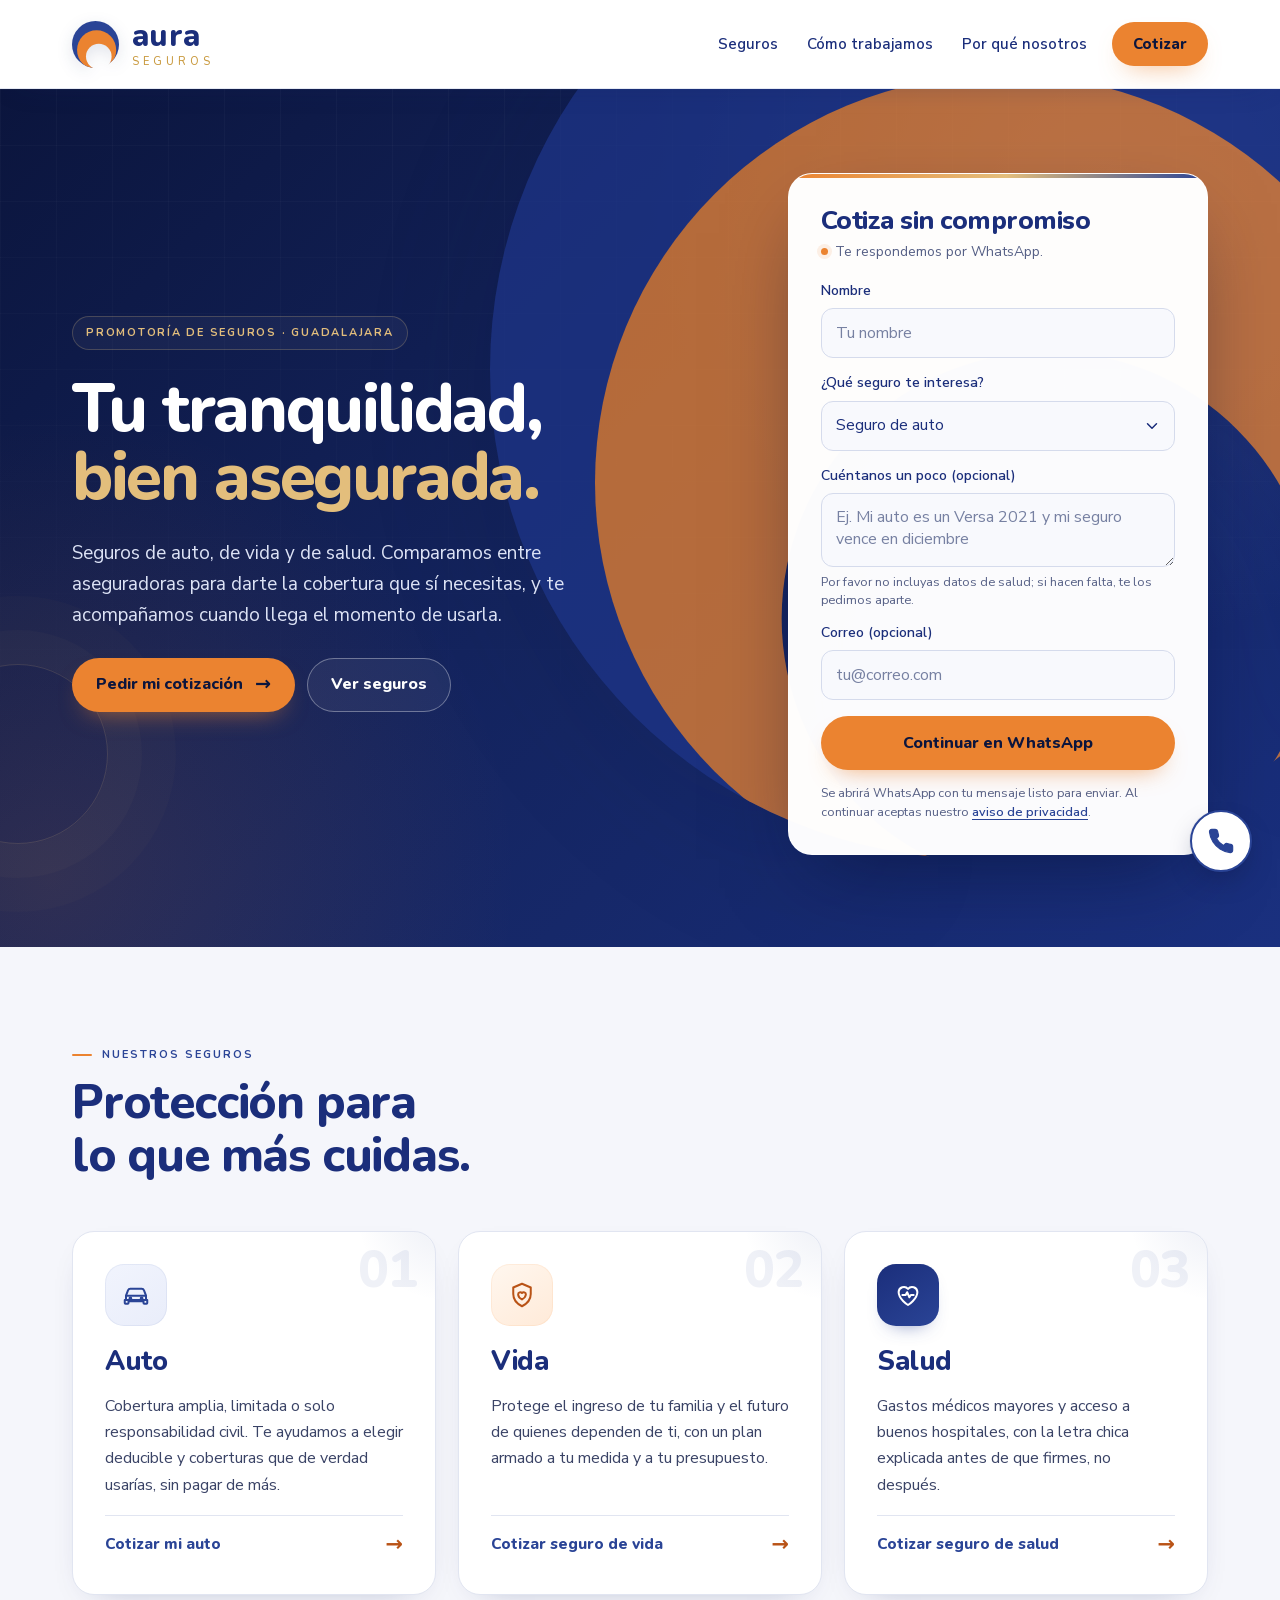
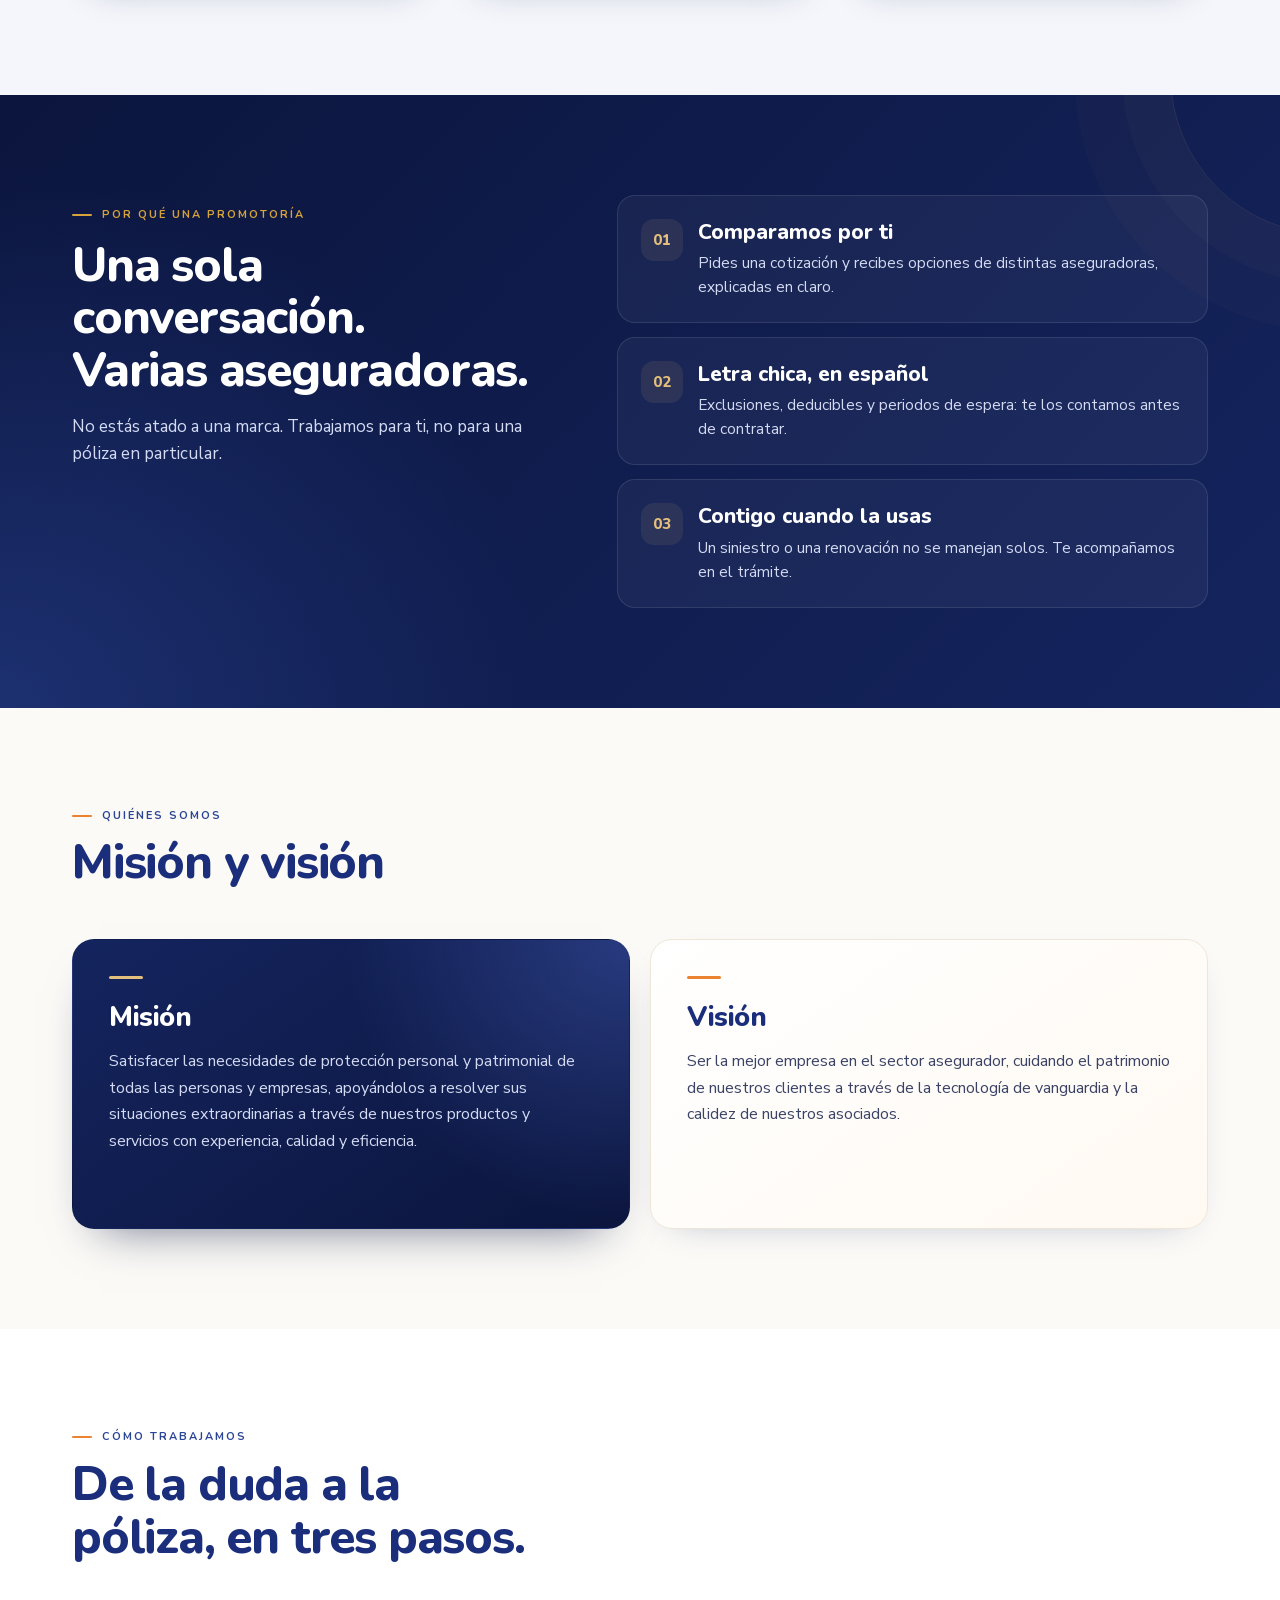
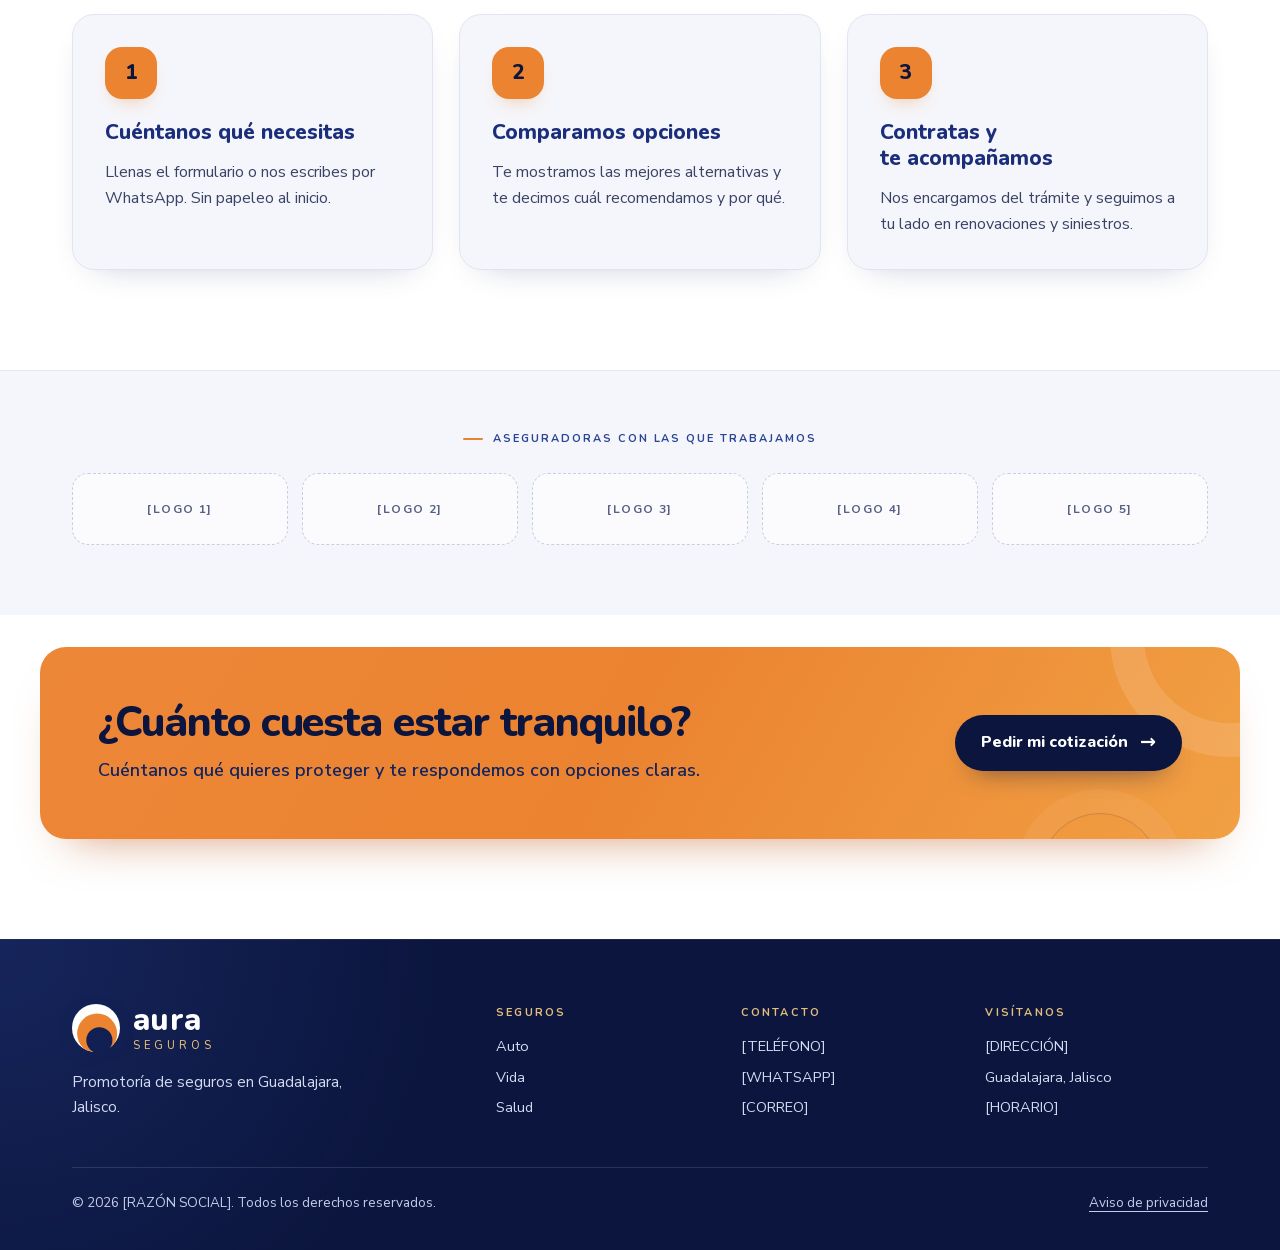
<file: index.html>
<!doctype html>
<html lang="es">
<head>
<meta charset="utf-8">
<meta name="viewport" content="width=device-width, initial-scale=1">
<title>aura seguros · Promotoría de seguros en Guadalajara</title>
<meta name="description" content="Seguros de auto, de vida y de salud en Guadalajara. Comparamos entre aseguradoras para darte la cobertura que sí necesitas y te acompañamos cuando la usas.">
<!-- PRE-LAUNCH: remove this noindex when the placeholders are replaced (see README). -->
<meta name="robots" content="noindex">
<meta name="theme-color" content="#14245e">
<link rel="canonical" href="https://gpoaura.com/">
<meta property="og:type" content="website">
<meta property="og:locale" content="es_MX">
<meta property="og:site_name" content="aura seguros">
<meta property="og:title" content="aura seguros · Promotoría de seguros en Guadalajara">
<meta property="og:description" content="Seguros de auto, de vida y de salud. Comparamos entre aseguradoras y te acompañamos cuando la usas.">
<meta property="og:url" content="https://gpoaura.com/">
<meta property="og:image" content="https://gpoaura.com/img/og.png">
<meta property="og:image:type" content="image/png">
<meta property="og:image:width" content="1200">
<meta property="og:image:height" content="630">
<meta property="og:image:alt" content="aura SEGUROS · Promotoría de seguros · Guadalajara">
<meta name="twitter:card" content="summary_large_image">
<link rel="icon" href="favicon.svg" type="image/svg+xml">
<link rel="icon" href="favicon.ico" sizes="48x48">
<link rel="apple-touch-icon" href="apple-touch-icon.png">
<link rel="stylesheet" href="css/fonts.css">
<link rel="stylesheet" href="css/style.css">
<script src="js/main.js" defer></script>
</head>
<body>
<svg width="0" height="0" style="position:absolute" aria-hidden="true" focusable="false">
  <defs>
    <mask id="aura-cut" maskUnits="userSpaceOnUse" x="-10" y="-10" width="356" height="366">
      <rect x="-10" y="-10" width="356" height="366" fill="#fff"/>
      <circle cx="191.5" cy="253.5" r="91.5" fill="#000"/>
    </mask>
    <clipPath id="aura-disc"><circle cx="168" cy="168" r="168"/></clipPath>
    <symbol id="aura-mark" viewBox="0 0 336 336">
      <g mask="url(#aura-cut)">
        <circle cx="168" cy="168" r="168" fill="var(--mark-outer, #2a4496)"/>
        <g clip-path="url(#aura-disc)"><circle cx="176" cy="207" r="140" fill="#eb8330"/></g>
      </g>
    </symbol>
  </defs>
</svg>

<a class="skip" href="#contenido">Saltar al contenido</a>

<header class="site-header">
  <div class="wrap">
    <a class="brand" href="#inicio" aria-label="aura seguros, inicio">
      <svg class="brand__mark" aria-hidden="true"><use href="#aura-mark"/></svg>
      <span class="brand__name"><span class="brand__aura">aura</span><span class="brand__seguros">SEGUROS</span></span>
    </a>
    <nav class="nav" aria-label="Principal">
      <button class="nav__toggle" type="button" aria-label="Abrir menú" aria-expanded="false" aria-controls="nav-list">
        <span class="nav__toggle-icon" aria-hidden="true"><span></span><span></span></span>
      </button>
      <ul class="nav__list" id="nav-list">
        <li><a href="#seguros">Seguros</a></li>
        <li><a href="#como">Cómo trabajamos</a></li>
        <li><a href="#nosotros">Por qué nosotros</a></li>
        <li><a class="btn btn--primary btn--sm" href="#contacto">Cotizar</a></li>
      </ul>
    </nav>
  </div>
</header>

<main id="contenido">
<section class="hero" id="inicio">
  <svg class="hero__bg" aria-hidden="true" style="--mark-outer:#1d3487"><use href="#aura-mark"/></svg>
  <div class="wrap">
    <div class="hero__copy">
      <p class="eyebrow">Promotoría de seguros · Guadalajara</p>
      <h1>Tu tranquilidad, <span class="hero__title-accent">bien asegurada.</span></h1>
      <p class="hero__lead">Seguros de auto, de vida y de salud. Comparamos entre aseguradoras para darte la cobertura que sí necesitas, y te acompañamos cuando llega el momento de usarla.</p>
      <div class="hero__actions">
        <a class="btn btn--primary" href="#contacto">Pedir mi cotización <span aria-hidden="true">→</span></a>
        <a class="btn btn--ghost" href="#seguros">Ver seguros</a>
      </div>
    </div>

    <!-- PRE-LAUNCH: data-wa is a placeholder, same as the wa.me links (country code + number, digits only). -->
    <form class="form" id="contacto" method="post" data-wa="WA_NUMBER" novalidate>
      <div class="form__head">
        <h2>Cotiza sin compromiso</h2>
        <p class="form__sub">Te respondemos por WhatsApp.</p>
      </div>
      <p class="form__msg form__msg--ok" id="enviado" role="status">Abrimos WhatsApp con tu mensaje. Solo presiona enviar.</p>
      <p class="form__msg form__msg--err" id="error" role="alert">No pudimos abrir WhatsApp. Revisa tus datos o escríbenos desde el botón de WhatsApp.</p>
      <div class="field">
        <label for="f-nombre">Nombre</label>
        <input id="f-nombre" name="nombre" type="text" placeholder="Tu nombre" autocomplete="name" required minlength="2" maxlength="80">
      </div>
      <div class="field">
        <label for="f-seguro">¿Qué seguro te interesa?</label>
        <select id="f-seguro" name="seguro">
          <option value="auto">Seguro de auto</option>
          <option value="vida">Seguro de vida</option>
          <option value="salud">Seguro de salud</option>
          <option value="no-se">No lo sé aún</option>
        </select>
      </div>
      <div class="field">
        <label for="f-detalles">Cuéntanos un poco (opcional)</label>
        <textarea id="f-detalles" name="detalles" rows="2" maxlength="300" placeholder="Ej. Mi auto es un Versa 2021 y mi seguro vence en diciembre"></textarea>
        <span class="field__hint">Por favor no incluyas datos de salud; si hacen falta, te los pedimos aparte.</span>
      </div>
      <div class="field">
        <label for="f-correo">Correo (opcional)</label>
        <input id="f-correo" name="correo" type="email" placeholder="tu@correo.com" autocomplete="email" maxlength="120">
      </div>
      <div class="hp" aria-hidden="true">
        <label for="f-sitio">No llenar este campo</label>
        <input id="f-sitio" name="sitio" type="text" tabindex="-1" autocomplete="off">
      </div>
      <button class="btn btn--primary btn--block" type="submit">Continuar en WhatsApp</button>
      <p class="form__note">Se abrirá WhatsApp con tu mensaje listo para enviar. Al continuar aceptas nuestro <a href="aviso-de-privacidad.html">aviso de privacidad</a>.</p>
      <noscript><p class="form__note">Este formulario necesita JavaScript. Puedes escribirnos directo desde el botón de WhatsApp.</p></noscript>
    </form>
  </div>
</section>

<section class="section section--soft" id="seguros">
  <div class="wrap">
    <div class="section__head">
      <p class="eyebrow eyebrow--blue">Nuestros seguros</p>
      <h2>Protección para lo que más cuidas.</h2>
    </div>
    <div class="cards cards--services">
      <article class="card card--service">
        <div class="card__top">
          <div class="card__icon"><svg aria-hidden="true" viewBox="0 0 24 24" width="30" height="30" fill="none" stroke="currentColor" stroke-width="1.6" stroke-linecap="round" stroke-linejoin="round"><path d="M4 16v-3.5l1.6-4.2A2 2 0 0 1 7.5 7h9a2 2 0 0 1 1.9 1.3L20 12.5V16"/><path d="M3 16h18v2.4a.6.6 0 0 1-.6.6H18.6a.6.6 0 0 1-.6-.6V17H6v1.4a.6.6 0 0 1-.6.6H3.6a.6.6 0 0 1-.6-.6z"/><path d="M4 12.5h16"/><circle cx="7.5" cy="14.6" r=".7"/><circle cx="16.5" cy="14.6" r=".7"/></svg></div>
          <h3>Auto</h3>
        </div>
        <p>Cobertura amplia, limitada o solo responsabilidad civil. Te ayudamos a elegir deducible y coberturas que de verdad usarías, sin pagar de más.</p>
        <a class="card__link" href="https://wa.me/WA_NUMBER?text=Hola%2C%20me%20gustar%C3%ADa%20cotizar%20un%20seguro%20de%20auto." target="_blank" rel="noopener">Cotizar mi auto <span aria-hidden="true">→</span><span class="sr-only"> (abre WhatsApp)</span></a>
      </article>
      <article class="card card--service">
        <div class="card__top">
          <div class="card__icon"><svg aria-hidden="true" viewBox="0 0 24 24" width="30" height="30" fill="none" stroke="currentColor" stroke-width="1.6" stroke-linecap="round" stroke-linejoin="round"><path d="M12 3l7 3v5.2c0 4.4-3 7.8-7 9.8-4-2-7-5.4-7-9.8V6l7-3z"/><path d="M12 15.6s-3.1-1.9-3.1-4.1a1.75 1.75 0 0 1 3.1-1.1 1.75 1.75 0 0 1 3.1 1.1c0 2.2-3.1 4.1-3.1 4.1z"/></svg></div>
          <h3>Vida</h3>
        </div>
        <p>Protege el ingreso de tu familia y el futuro de quienes dependen de ti, con un plan armado a tu medida y a tu presupuesto.</p>
        <a class="card__link" href="https://wa.me/WA_NUMBER?text=Hola%2C%20me%20gustar%C3%ADa%20cotizar%20un%20seguro%20de%20vida." target="_blank" rel="noopener">Cotizar seguro de vida <span aria-hidden="true">→</span><span class="sr-only"> (abre WhatsApp)</span></a>
      </article>
      <article class="card card--service">
        <div class="card__top">
          <div class="card__icon"><svg aria-hidden="true" viewBox="0 0 24 24" width="30" height="30" fill="none" stroke="currentColor" stroke-width="1.6" stroke-linecap="round" stroke-linejoin="round"><path d="M12 20s-7.5-4.6-7.5-10.4A4.2 4.2 0 0 1 12 7.2a4.2 4.2 0 0 1 7.5 2.4C19.5 15.4 12 20 12 20z"/><path d="M7.5 12h2.6l1.2-2.2 1.8 4 1.2-1.8h2.2"/></svg></div>
          <h3>Salud</h3>
        </div>
        <p>Gastos médicos mayores y acceso a buenos hospitales, con la letra chica explicada antes de que firmes, no después.</p>
        <a class="card__link" href="https://wa.me/WA_NUMBER?text=Hola%2C%20me%20gustar%C3%ADa%20cotizar%20un%20seguro%20de%20salud." target="_blank" rel="noopener">Cotizar seguro de salud <span aria-hidden="true">→</span><span class="sr-only"> (abre WhatsApp)</span></a>
      </article>
    </div>
  </div>
</section>

<section class="section section--navy" id="nosotros">
  <div class="wrap why">
    <div class="why__intro">
      <p class="eyebrow">Por qué una promotoría</p>
      <h2>Una sola conversación. Varias aseguradoras.</h2>
      <p>No estás atado a una marca. Trabajamos para ti, no para una póliza en particular.</p>
    </div>
    <ol class="why__list">
      <li class="why__item"><span class="why__num">01</span><div><h3>Comparamos por ti</h3><p>Pides una cotización y recibes opciones de distintas aseguradoras, explicadas en claro.</p></div></li>
      <li class="why__item"><span class="why__num">02</span><div><h3>Letra chica, en español</h3><p>Exclusiones, deducibles y periodos de espera: te los contamos antes de contratar.</p></div></li>
      <li class="why__item"><span class="why__num">03</span><div><h3>Contigo cuando la usas</h3><p>Un siniestro o una renovación no se manejan solos. Te acompañamos en el trámite.</p></div></li>
    </ol>
  </div>
</section>

<section class="section section--soft" id="mision">
  <div class="wrap">
    <div class="section__head">
      <p class="eyebrow eyebrow--blue">Quiénes somos</p>
      <h2>Misión y visión</h2>
    </div>
    <div class="cards cards--mission">
      <article class="card">
        <h3>Misión</h3>
        <p>Satisfacer las necesidades de protección personal y patrimonial de todas las personas y empresas, apoyándolos a resolver sus situaciones extraordinarias a través de nuestros productos y servicios con experiencia, calidad y eficiencia.</p>
      </article>
      <article class="card">
        <h3>Visión</h3>
        <p>Ser la mejor empresa en el sector asegurador, cuidando el patrimonio de nuestros clientes a través de la tecnología de vanguardia y la calidez de nuestros asociados.</p>
      </article>
    </div>
  </div>
</section>

<section class="section" id="como">
  <div class="wrap">
    <div class="section__head">
      <p class="eyebrow eyebrow--blue">Cómo trabajamos</p>
      <h2>De la duda a la póliza, en tres pasos.</h2>
    </div>
    <ol class="steps">
      <li class="step"><span class="step__num" aria-hidden="true">1</span><h3>Cuéntanos qué necesitas</h3><p>Llenas el formulario o nos escribes por WhatsApp. Sin papeleo al inicio.</p></li>
      <li class="step"><span class="step__num" aria-hidden="true">2</span><h3>Comparamos opciones</h3><p>Te mostramos las mejores alternativas y te decimos cuál recomendamos y por qué.</p></li>
      <li class="step"><span class="step__num" aria-hidden="true">3</span><h3>Contratas y te acompañamos</h3><p>Nos encargamos del trámite y seguimos a tu lado en renovaciones y siniestros.</p></li>
    </ol>
  </div>
</section>

<!-- PRE-LAUNCH: placeholder logos so the client can review the look. Replace with approved insurer logos or delete the section. -->
<section class="section section--soft insurers" aria-labelledby="aseguradoras">
  <div class="wrap">
    <h2 class="eyebrow eyebrow--blue" id="aseguradoras">Aseguradoras con las que trabajamos</h2>
    <div class="logos">
      <div class="logo-slot">[LOGO 1]</div>
      <div class="logo-slot">[LOGO 2]</div>
      <div class="logo-slot">[LOGO 3]</div>
      <div class="logo-slot">[LOGO 4]</div>
      <div class="logo-slot">[LOGO 5]</div>
    </div>
  </div>
</section>

<section class="cta">
  <div class="wrap">
    <div class="cta__copy">
      <h2>¿Cuánto cuesta estar tranquilo?</h2>
      <p>Cuéntanos qué quieres proteger y te respondemos con opciones claras.</p>
    </div>
    <a class="btn btn--navy" href="#contacto">Pedir mi cotización <span aria-hidden="true">→</span></a>
  </div>
</section>
</main>

<footer class="site-footer">
  <div class="wrap">
    <div class="footer__top">
      <div class="footer__brand">
        <a class="brand" href="#inicio" aria-label="aura seguros, inicio">
          <svg class="brand__mark" aria-hidden="true" style="--mark-outer:#fff"><use href="#aura-mark"/></svg>
          <span class="brand__name"><span class="brand__aura">aura</span><span class="brand__seguros">SEGUROS</span></span>
        </a>
        <p>Promotoría de seguros en Guadalajara, Jalisco.</p>
      </div>
      <div class="footer__cols">
        <div class="footer__col"><h2>Seguros</h2><span>Auto</span><span>Vida</span><span>Salud</span></div>
        <div class="footer__col"><h2>Contacto</h2><span>[TELÉFONO]</span><span>[WHATSAPP]</span><span>[CORREO]</span></div>
        <div class="footer__col"><h2>Visítanos</h2><span>[DIRECCIÓN]</span><span>Guadalajara, Jalisco</span><span>[HORARIO]</span></div>
      </div>
    </div>
    <div class="footer__legal">
      <span>© 2026 [RAZÓN SOCIAL]. Todos los derechos reservados.</span>
      <a href="aviso-de-privacidad.html">Aviso de privacidad</a>
    </div>
  </div>
</footer>

<!-- PRE-LAUNCH: WA_NUMBER in the wa.me links is a placeholder (country code + number, digits only, for example 523312345678). -->
<a class="wa-float" href="https://wa.me/WA_NUMBER?text=Hola%2C%20me%20gustar%C3%ADa%20recibir%20una%20cotizaci%C3%B3n%20de%20seguros." target="_blank" rel="noopener" aria-label="Escríbenos por WhatsApp (se abre en otra pestaña)">
  <svg aria-hidden="true" viewBox="0 0 24 24" width="28" height="28" fill="currentColor" stroke="currentColor" stroke-width="1" stroke-linejoin="round"><path d="M22 16.92v3a2 2 0 0 1-2.18 2 19.79 19.79 0 0 1-8.63-3.07 19.5 19.5 0 0 1-6-6 19.79 19.79 0 0 1-3.07-8.67A2 2 0 0 1 4.11 2h3a2 2 0 0 1 2 1.72 12.84 12.84 0 0 0 .7 2.81 2 2 0 0 1-.45 2.11L8.09 9.91a16 16 0 0 0 6 6l1.27-1.27a2 2 0 0 1 2.11-.45 12.84 12.84 0 0 0 2.81.7A2 2 0 0 1 22 16.92z"/></svg>
</a>
</body>
</html>
</file>
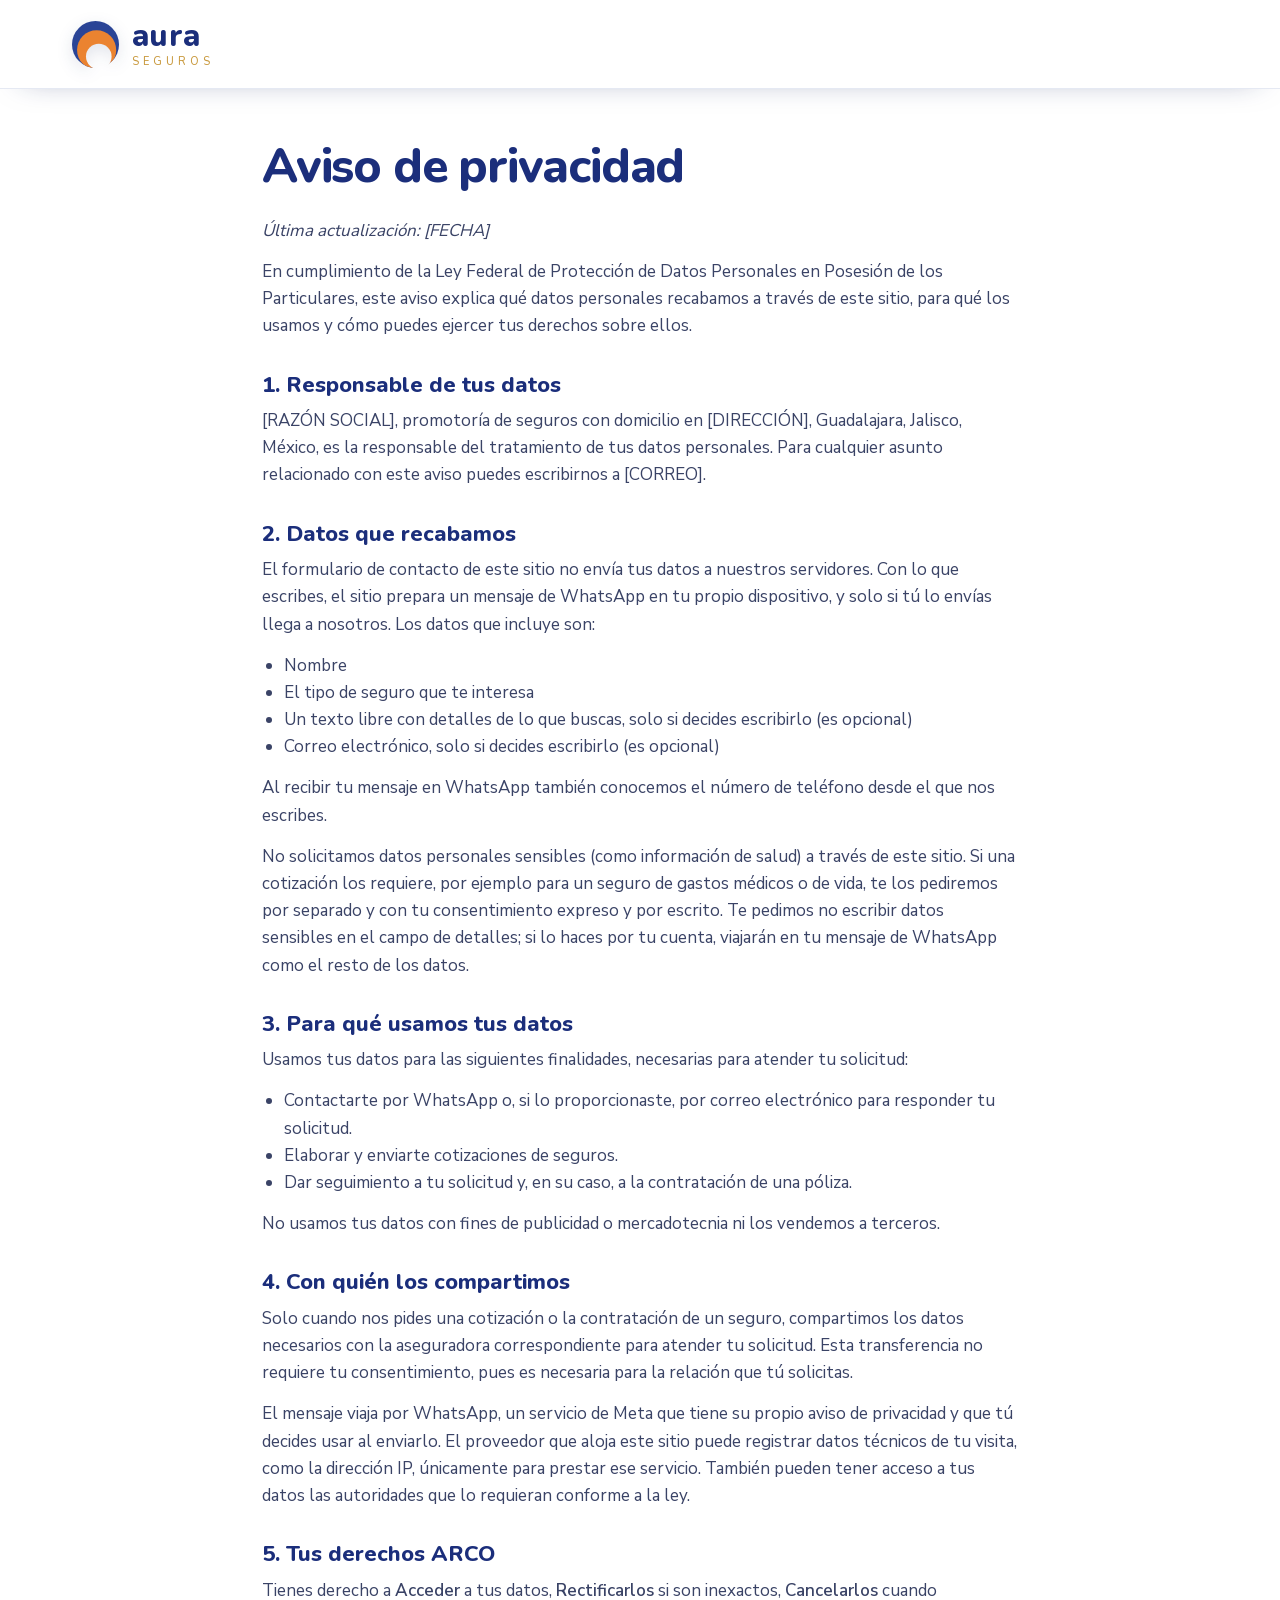
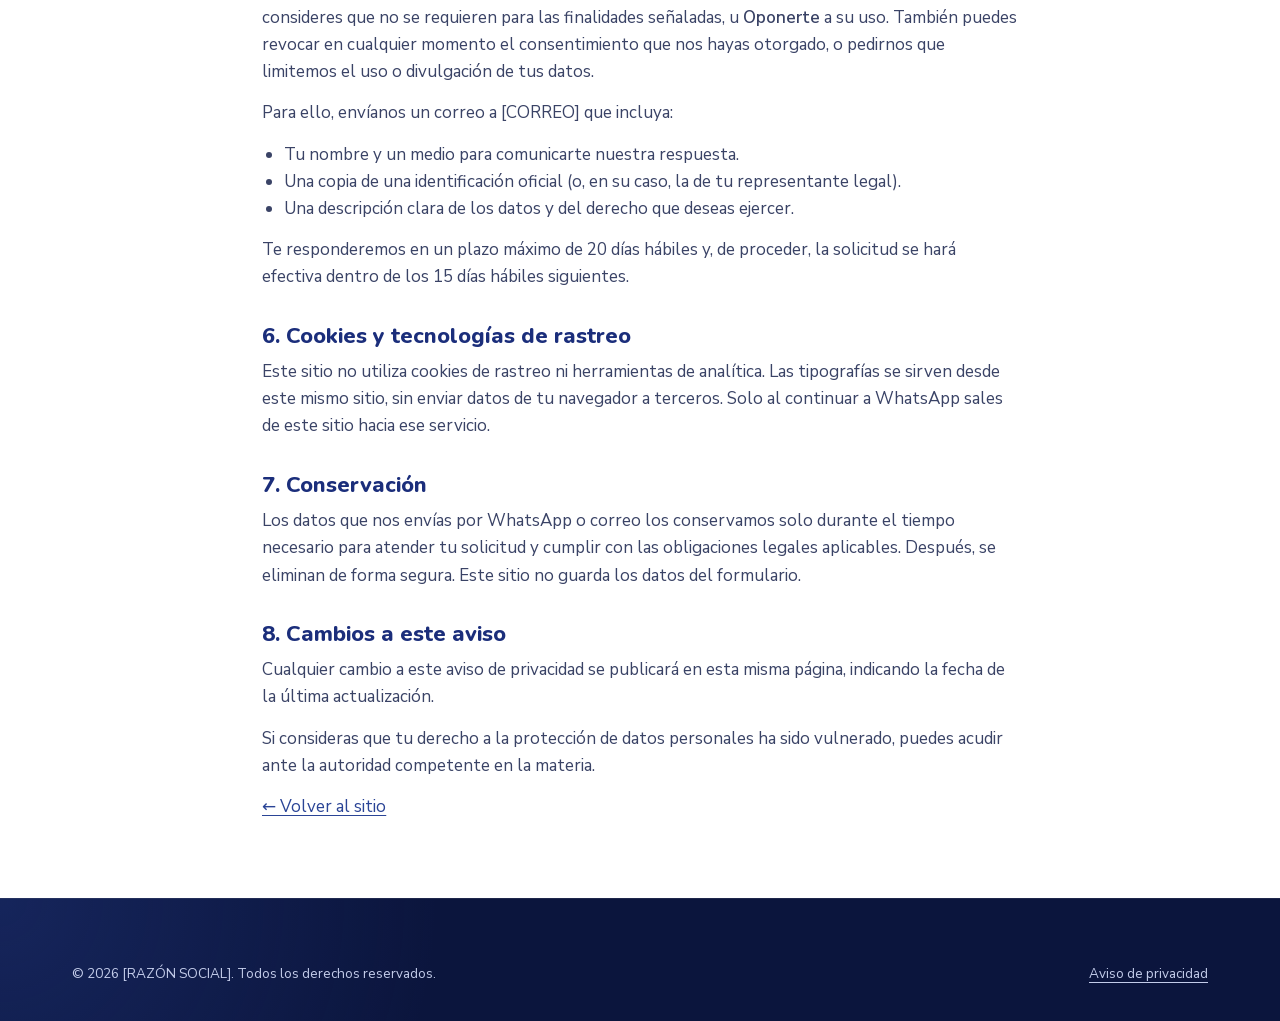
<file: aviso-de-privacidad.html>
<!doctype html>
<html lang="es">
<head>
<meta charset="utf-8">
<meta name="viewport" content="width=device-width, initial-scale=1">
<title>Aviso de privacidad · aura seguros</title>
<meta name="description" content="Aviso de privacidad de aura seguros, promotoría de seguros en Guadalajara.">
<!-- PRE-LAUNCH: remove this noindex only after the notice is reviewed (see README). -->
<meta name="robots" content="noindex">
<meta name="theme-color" content="#14245e">
<link rel="canonical" href="https://gpoaura.com/aviso-de-privacidad.html">
<link rel="icon" href="favicon.svg" type="image/svg+xml">
<link rel="icon" href="favicon.ico" sizes="48x48">
<link rel="apple-touch-icon" href="apple-touch-icon.png">
<link rel="stylesheet" href="css/fonts.css">
<link rel="stylesheet" href="css/style.css">
</head>
<body>
<header class="site-header">
  <div class="wrap">
    <a class="brand" href="index.html" aria-label="aura seguros, inicio">
      <img class="brand__mark" src="img/logo-mark.svg" alt="" width="44" height="44">
      <span class="brand__name"><span class="brand__aura">aura</span><span class="brand__seguros">SEGUROS</span></span>
    </a>
  </div>
</header>

<main class="wrap prose">
  <!-- DRAFT: adapted from another agent's notice. Needs the real razón social, domicilio and correo, and a legal review before launch. -->
  <h1>Aviso de privacidad</h1>
  <p><em>Última actualización: [FECHA]</em></p>

  <p>En cumplimiento de la Ley Federal de Protección de Datos Personales en Posesión de los Particulares, este aviso explica qué datos personales recabamos a través de este sitio, para qué los usamos y cómo puedes ejercer tus derechos sobre ellos.</p>

  <h2>1. Responsable de tus datos</h2>
  <p>[RAZÓN SOCIAL], promotoría de seguros con domicilio en [DIRECCIÓN], Guadalajara, Jalisco, México, es la responsable del tratamiento de tus datos personales. Para cualquier asunto relacionado con este aviso puedes escribirnos a [CORREO].</p>

  <h2>2. Datos que recabamos</h2>
  <p>El formulario de contacto de este sitio no envía tus datos a nuestros servidores. Con lo que escribes, el sitio prepara un mensaje de WhatsApp en tu propio dispositivo, y solo si tú lo envías llega a nosotros. Los datos que incluye son:</p>
  <ul>
    <li>Nombre</li>
    <li>El tipo de seguro que te interesa</li>
    <li>Un texto libre con detalles de lo que buscas, solo si decides escribirlo (es opcional)</li>
    <li>Correo electrónico, solo si decides escribirlo (es opcional)</li>
  </ul>
  <p>Al recibir tu mensaje en WhatsApp también conocemos el número de teléfono desde el que nos escribes.</p>
  <p>No solicitamos datos personales sensibles (como información de salud) a través de este sitio. Si una cotización los requiere, por ejemplo para un seguro de gastos médicos o de vida, te los pediremos por separado y con tu consentimiento expreso y por escrito. Te pedimos no escribir datos sensibles en el campo de detalles; si lo haces por tu cuenta, viajarán en tu mensaje de WhatsApp como el resto de los datos.</p>

  <h2>3. Para qué usamos tus datos</h2>
  <p>Usamos tus datos para las siguientes finalidades, necesarias para atender tu solicitud:</p>
  <ul>
    <li>Contactarte por WhatsApp o, si lo proporcionaste, por correo electrónico para responder tu solicitud.</li>
    <li>Elaborar y enviarte cotizaciones de seguros.</li>
    <li>Dar seguimiento a tu solicitud y, en su caso, a la contratación de una póliza.</li>
  </ul>
  <p>No usamos tus datos con fines de publicidad o mercadotecnia ni los vendemos a terceros.</p>

  <h2>4. Con quién los compartimos</h2>
  <p>Solo cuando nos pides una cotización o la contratación de un seguro, compartimos los datos necesarios con la aseguradora correspondiente para atender tu solicitud. Esta transferencia no requiere tu consentimiento, pues es necesaria para la relación que tú solicitas.</p>
  <p>El mensaje viaja por WhatsApp, un servicio de Meta que tiene su propio aviso de privacidad y que tú decides usar al enviarlo. El proveedor que aloja este sitio puede registrar datos técnicos de tu visita, como la dirección IP, únicamente para prestar ese servicio. También pueden tener acceso a tus datos las autoridades que lo requieran conforme a la ley.</p>

  <h2>5. Tus derechos ARCO</h2>
  <p>Tienes derecho a <strong>Acceder</strong> a tus datos, <strong>Rectificarlos</strong> si son inexactos, <strong>Cancelarlos</strong> cuando consideres que no se requieren para las finalidades señaladas, u <strong>Oponerte</strong> a su uso. También puedes revocar en cualquier momento el consentimiento que nos hayas otorgado, o pedirnos que limitemos el uso o divulgación de tus datos.</p>
  <p>Para ello, envíanos un correo a [CORREO] que incluya:</p>
  <ul>
    <li>Tu nombre y un medio para comunicarte nuestra respuesta.</li>
    <li>Una copia de una identificación oficial (o, en su caso, la de tu representante legal).</li>
    <li>Una descripción clara de los datos y del derecho que deseas ejercer.</li>
  </ul>
  <p>Te responderemos en un plazo máximo de 20 días hábiles y, de proceder, la solicitud se hará efectiva dentro de los 15 días hábiles siguientes.</p>

  <h2>6. Cookies y tecnologías de rastreo</h2>
  <p>Este sitio no utiliza cookies de rastreo ni herramientas de analítica. Las tipografías se sirven desde este mismo sitio, sin enviar datos de tu navegador a terceros. Solo al continuar a WhatsApp sales de este sitio hacia ese servicio.</p>

  <h2>7. Conservación</h2>
  <p>Los datos que nos envías por WhatsApp o correo los conservamos solo durante el tiempo necesario para atender tu solicitud y cumplir con las obligaciones legales aplicables. Después, se eliminan de forma segura. Este sitio no guarda los datos del formulario.</p>

  <h2>8. Cambios a este aviso</h2>
  <p>Cualquier cambio a este aviso de privacidad se publicará en esta misma página, indicando la fecha de la última actualización.</p>

  <p>Si consideras que tu derecho a la protección de datos personales ha sido vulnerado, puedes acudir ante la autoridad competente en la materia.</p>

  <p><a href="index.html">← Volver al sitio</a></p>
</main>

<footer class="site-footer">
  <div class="wrap">
    <div class="footer__legal">
      <span>© 2026 [RAZÓN SOCIAL]. Todos los derechos reservados.</span>
      <a href="aviso-de-privacidad.html" aria-current="page">Aviso de privacidad</a>
    </div>
  </div>
</footer>
</body>
</html>
</file>
<file: css/fonts.css>
/* Self-hosted Nunito and Nunito Sans (SIL OFL), variable weight, latin + latin-ext.
   Do not add Google Fonts <link>s or preconnect hints to the pages. */
@font-face {
  font-family: "Nunito";
  font-style: normal;
  font-weight: 500 800;
  font-display: swap;
  src: url("../fonts/nunito-latin-ext.woff2") format("woff2");
  unicode-range: U+0100-02BA, U+02BD-02C5, U+02C7-02CC, U+02CE-02D7, U+02DD-02FF, U+0304, U+0308, U+0329, U+1D00-1DBF, U+1E00-1E9F, U+1EF2-1EFF, U+2020, U+20A0-20AB, U+20AD-20C4, U+2113, U+2C60-2C7F, U+A720-A7FF;
}
@font-face {
  font-family: "Nunito";
  font-style: normal;
  font-weight: 500 800;
  font-display: swap;
  src: url("../fonts/nunito-latin.woff2") format("woff2");
  unicode-range: U+0000-00FF, U+0131, U+0152-0153, U+02BB-02BC, U+02C6, U+02DA, U+02DC, U+0304, U+0308, U+0329, U+2000-206F, U+20AC, U+2122, U+2191, U+2193, U+2212, U+2215, U+FEFF, U+FFFD;
}
@font-face {
  font-family: "Nunito Sans";
  font-style: normal;
  font-weight: 400 600;
  font-display: swap;
  src: url("../fonts/nunito-sans-latin-ext.woff2") format("woff2");
  unicode-range: U+0100-02BA, U+02BD-02C5, U+02C7-02CC, U+02CE-02D7, U+02DD-02FF, U+0304, U+0308, U+0329, U+1D00-1DBF, U+1E00-1E9F, U+1EF2-1EFF, U+2020, U+20A0-20AB, U+20AD-20C4, U+2113, U+2C60-2C7F, U+A720-A7FF;
}
@font-face {
  font-family: "Nunito Sans";
  font-style: normal;
  font-weight: 400 600;
  font-display: swap;
  src: url("../fonts/nunito-sans-latin.woff2") format("woff2");
  unicode-range: U+0000-00FF, U+0131, U+0152-0153, U+02BB-02BC, U+02C6, U+02DA, U+02DC, U+0304, U+0308, U+0329, U+2000-206F, U+20AC, U+2122, U+2191, U+2193, U+2212, U+2215, U+FEFF, U+FFFD;
}
</file>
<file: css/style.css>
/* aura SEGUROS landing. Tokens first; everything else uses them. */
:root {
  --navy-950: #0b153d;
  --navy-900: #14245e;
  --navy-700: #1b2e7b;
  --blue: #2a4496;
  --orange: #eb8330;
  --orange-dark: #b95316;
  --gold: #d6a33a;
  --gold-logo: #c99a3f;
  --gold-soft: #e3be7c;
  --paper: #fff;
  --bg-soft: #f5f6fb;
  --bg-warm: #fbfaf7;
  --tint: #e9edfa;
  --line: #e1e5f1;
  --field: #b9c1dc;
  --text: #3a4366;
  --muted: #566086;
  --on-navy: #d3daf2;
  --on-navy-hero: #dce2f5;
  --on-navy-dim: #c3ccea;
  --ok: #1d6b3a;
  --err: #a3281f;
  --font-head: "Nunito", system-ui, sans-serif;
  --font-body: "Nunito Sans", system-ui, sans-serif;
  --wrap: 1200px;
  --gutter: 20px;
  --shadow-sm: 0 12px 34px -24px rgba(20, 36, 94, .42);
  --shadow-lg: 0 32px 80px -28px rgba(5, 13, 48, .58);
}

*, *::before, *::after { box-sizing: border-box; }
html { -webkit-text-size-adjust: 100%; scroll-padding-top: 96px; }
@media (prefers-reduced-motion: no-preference) { html { scroll-behavior: smooth; } }
body {
  margin: 0;
  overflow-x: clip;
  background: var(--paper);
  color: var(--text);
  font-family: var(--font-body);
  font-size: 17px;
  line-height: 1.6;
  -webkit-font-smoothing: antialiased;
}
img, svg { max-width: 100%; }
h1, h2, h3, p { margin: 0; }
h1, h2, h3 { font-family: var(--font-head); font-weight: 800; text-wrap: balance; }
a { color: var(--blue); }
button, input, select, textarea { font: inherit; }
::selection { background: var(--orange); color: var(--navy-950); }
a:focus-visible, button:focus-visible, input:focus-visible, select:focus-visible, textarea:focus-visible {
  outline: 3px solid var(--orange);
  outline-offset: 3px;
}

.wrap { width: 100%; max-width: var(--wrap); margin: 0 auto; padding-inline: var(--gutter); }
.sr-only { position: absolute; width: 1px; height: 1px; margin: -1px; padding: 0; overflow: hidden; clip: rect(0, 0, 0, 0); white-space: nowrap; border: 0; }
.skip {
  position: absolute; left: 12px; top: -60px; z-index: 30;
  background: var(--navy-900); color: #fff; padding: 12px 18px; border-radius: 12px;
}
.skip:focus { top: 12px; }

/* Buttons */
.btn {
  position: relative;
  display: inline-flex; align-items: center; justify-content: center; gap: 12px;
  min-height: 54px; padding: 0 26px; border: 0; border-radius: 999px;
  font-family: var(--font-head); font-weight: 800; font-size: 16px; line-height: 1.2;
  text-decoration: none; cursor: pointer;
  transition: transform .2s ease, box-shadow .2s ease, background-color .2s ease, color .2s ease, border-color .2s ease;
}
.btn--primary { background: var(--orange); color: var(--navy-950); box-shadow: 0 12px 26px -14px rgba(235, 131, 48, .72); }
.btn--ghost { background: rgba(255, 255, 255, .055); color: #fff; box-shadow: inset 0 0 0 1px rgba(255, 255, 255, .34); }
.btn--navy { background: var(--navy-950); color: #fff; min-height: 56px; padding-inline: 30px; box-shadow: 0 14px 28px -18px rgba(11, 21, 61, .75); }
.btn--block { width: 100%; }
.btn--sm { min-height: 44px; padding: 0 21px; font-size: 15px; }
.btn[disabled] { opacity: .7; cursor: progress; }
.btn span[aria-hidden] { display: inline-block; font-size: 1.2em; line-height: 1; transition: transform .2s ease; }
.card, .card__link, .card__icon, .nav__list a:not(.btn), .footer__legal a, .form__note a, .why__item, .step, .step__num {
  transition: transform .2s ease, box-shadow .2s ease, background-color .2s ease, color .2s ease, border-color .2s ease;
}

/* Header */
.site-header {
  position: sticky; top: 0; z-index: 20;
  background: rgba(255, 255, 255, .96);
  border-bottom: 1px solid rgba(225, 229, 241, .85);
  box-shadow: 0 10px 32px -24px rgba(20, 36, 94, .55);
}
@supports (backdrop-filter: blur(1px)) or (-webkit-backdrop-filter: blur(1px)) {
  .site-header, .nav.is-open .nav__list {
    background: rgba(255, 255, 255, .86);
    -webkit-backdrop-filter: saturate(180%) blur(16px); backdrop-filter: saturate(180%) blur(16px);
  }
}
.site-header .wrap { display: flex; align-items: center; justify-content: space-between; gap: 20px; min-height: 76px; padding-block: 12px; }
.brand { display: flex; align-items: center; gap: 11px; text-decoration: none; }
.brand__mark { display: block; flex: none; width: 43px; height: 43px; filter: drop-shadow(0 5px 8px rgba(20, 36, 94, .12)); }
.brand__name { display: flex; flex-direction: column; line-height: 1; }
.brand__aura { font-family: var(--font-head); font-weight: 800; font-size: 29px; letter-spacing: .015em; color: var(--navy-700); transition: color .2s ease; }
.brand__seguros { font-family: var(--font-head); font-weight: 500; font-size: 11px; letter-spacing: .36em; color: var(--gold-logo); margin-top: 4px; }
.nav__toggle {
  display: inline-flex; align-items: center; justify-content: center; flex: none;
  width: 44px; height: 44px; padding: 0; border: 1px solid var(--line); border-radius: 14px;
  background: var(--bg-soft); color: var(--navy-700); cursor: pointer;
  transition: background-color .2s ease, color .2s ease, border-color .2s ease;
}
.nav__toggle-icon { position: relative; display: block; width: 20px; height: 14px; }
.nav__toggle-icon span { position: absolute; left: 0; width: 20px; height: 2px; border-radius: 2px; background: currentColor; transition: top .2s ease, transform .2s ease; }
.nav__toggle-icon span:first-child { top: 2px; }
.nav__toggle-icon span:last-child { top: 10px; }
.nav.is-open .nav__toggle { background: var(--navy-900); border-color: var(--navy-900); color: #fff; }
.nav.is-open .nav__toggle-icon span:first-child { top: 6px; transform: rotate(45deg); }
.nav.is-open .nav__toggle-icon span:last-child { top: 6px; transform: rotate(-45deg); }
.nav__list { display: none; list-style: none; margin: 0; padding: 0; }
.nav.is-open .nav__list {
  display: flex; flex-direction: column; gap: 4px; align-items: stretch;
  position: absolute; left: var(--gutter); right: var(--gutter); top: calc(100% + 8px); z-index: 5;
  max-height: calc(100vh - 100px); overflow-y: auto;
  background: #fff; border: 1px solid var(--line); border-radius: 20px; padding: 10px;
  box-shadow: 0 24px 50px -22px rgba(11, 21, 61, .4);
}
.nav__list a:not(.btn) {
  display: flex; align-items: center; min-height: 46px; padding: 10px 14px; border-radius: 12px;
  font-weight: 600; font-size: 16px; color: var(--navy-700); text-decoration: none;
}
.nav__list .btn { margin-top: 4px; }

/* Hero */
.hero {
  position: relative; isolation: isolate; overflow: hidden;
  background:
    radial-gradient(circle at 86% 12%, rgba(70, 96, 190, .38), transparent 34%),
    radial-gradient(circle at 4% 92%, rgba(235, 131, 48, .13), transparent 32%),
    linear-gradient(135deg, var(--navy-950) 0%, var(--navy-900) 48%, #1a307f 100%);
}
.hero::before {
  content: ""; position: absolute; inset: 0; z-index: -1; pointer-events: none;
  background-image: linear-gradient(rgba(255, 255, 255, .026) 1px, transparent 1px), linear-gradient(90deg, rgba(255, 255, 255, .026) 1px, transparent 1px);
  background-size: 56px 56px;
  -webkit-mask-image: linear-gradient(to bottom, #000, transparent 88%); mask-image: linear-gradient(to bottom, #000, transparent 88%);
}
.hero::after {
  content: ""; position: absolute; z-index: -1; pointer-events: none;
  width: 180px; height: 180px; left: -72px; bottom: 12%; border: 1px solid rgba(227, 190, 124, .16); border-radius: 50%;
  box-shadow: 0 0 0 34px rgba(227, 190, 124, .025), 0 0 0 68px rgba(227, 190, 124, .018);
}
.hero__bg { position: absolute; z-index: -1; right: -230px; top: -290px; width: 430px; height: 430px; opacity: .28; pointer-events: none; filter: drop-shadow(0 30px 70px rgba(5, 13, 48, .2)); }
.hero .wrap { position: relative; display: flex; flex-direction: column; gap: 40px; padding-block: 52px 56px; }
.hero__copy { display: flex; flex-direction: column; align-items: flex-start; gap: 22px; }
.eyebrow {
  display: inline-flex; align-items: center; gap: 10px; max-width: 100%;
  font-family: var(--font-head); font-weight: 700; font-size: 11px; line-height: 1.45; letter-spacing: .18em; text-transform: uppercase; color: var(--gold);
}
.eyebrow::before { content: ""; flex: none; width: 20px; height: 2px; border-radius: 2px; background: currentColor; }
.hero .eyebrow {
  padding: 7px 11px; border: 1px solid rgba(227, 190, 124, .24); border-radius: 999px;
  background: rgba(255, 255, 255, .045); color: var(--gold-soft); font-size: 10px; letter-spacing: .14em;
}
.hero .eyebrow::before { display: none; }
.eyebrow--blue { color: var(--blue); }
.eyebrow--blue::before { background: var(--orange); }
.hero h1 { max-width: 720px; font-size: clamp(2.5rem, 11vw, 3.5rem); line-height: 1.01; letter-spacing: -.035em; color: #fff; }
.hero__title-accent { display: block; color: var(--gold-soft); }
.hero__lead { max-width: 570px; font-size: 17px; line-height: 1.65; color: var(--on-navy-hero); text-wrap: pretty; }
.hero__actions { display: flex; flex-direction: column; align-self: stretch; gap: 12px; }

/* Form */
.form {
  position: relative; overflow: hidden;
  background: rgba(255, 255, 255, .985); border: 1px solid rgba(255, 255, 255, .75); border-radius: 24px; padding: 26px 22px 22px;
  display: flex; flex-direction: column; gap: 14px;
  box-shadow: var(--shadow-lg);
}
.form::before { content: ""; position: absolute; inset: 0 0 auto; height: 4px; background: linear-gradient(90deg, var(--orange), var(--gold-soft) 52%, var(--blue)); }
.form__head { display: flex; flex-direction: column; align-items: flex-start; gap: 5px; padding-bottom: 4px; }
.form h2 { font-size: 26px; line-height: 1.15; letter-spacing: -.02em; color: var(--navy-700); }
.form__sub { display: inline-flex; align-items: center; gap: 7px; font-size: 14px; color: var(--muted); line-height: 1.5; }
.form__sub::before { content: ""; width: 7px; height: 7px; border-radius: 50%; background: var(--orange); box-shadow: 0 0 0 4px rgba(235, 131, 48, .11); }
.field { display: flex; flex-direction: column; gap: 6px; }
.field label { font-weight: 600; font-size: 14px; color: var(--navy-700); transition: color .2s ease; }
.field input, .field select, .field textarea {
  width: 100%; height: 50px; padding: 0 14px;
  border: 1.5px solid #d5dbec; border-radius: 12px; background-color: #f8f9fd;
  font-size: 16px; color: var(--navy-700);
  transition: border-color .2s ease, background-color .2s ease, box-shadow .2s ease;
}
.field select {
  appearance: none; -webkit-appearance: none; padding-right: 40px;
  background-image: url("data:image/svg+xml,%3Csvg xmlns='http://www.w3.org/2000/svg' width='18' height='18' viewBox='0 0 24 24' fill='none' stroke='%231b2e7b' stroke-width='2' stroke-linecap='round' stroke-linejoin='round'%3E%3Cpath d='m6 9 6 6 6-6'/%3E%3C/svg%3E");
  background-repeat: no-repeat; background-position: right 13px center;
}
.field textarea { height: auto; min-height: 74px; padding: 12px 14px; resize: vertical; line-height: 1.4; }
.field input::placeholder, .field textarea::placeholder { color: #7781a2; opacity: 1; }
.field input:focus, .field select:focus, .field textarea:focus { border-color: var(--orange); background-color: #fff; box-shadow: 0 0 0 4px rgba(235, 131, 48, .1); }
.field:focus-within label { color: var(--orange-dark); }
.field__hint { font-size: 12.5px; color: var(--muted); line-height: 1.4; }
.form__note { font-size: 12.5px; color: var(--muted); line-height: 1.5; }
.form__note a { font-weight: 600; text-underline-offset: 3px; }
.form .btn--block { margin-top: 2px; box-shadow: 0 12px 24px -14px rgba(235, 131, 48, .75); }
/* Shown by the redirect fragment (#enviado / #error) without JS, or by main.js via .is-visible. */
.form__msg { display: none; margin: 0; padding: 12px 14px; border-radius: 12px; font-weight: 600; font-size: 15px; line-height: 1.4; }
.form__msg:target, .form__msg.is-visible { display: block; }
.form__msg--ok { background: #e6f4ea; color: var(--ok); }
.form__msg--err { background: #fdecea; color: var(--err); }
.hp { position: absolute; left: -9999px; width: 1px; height: 1px; overflow: hidden; }

/* Sections */
.section { position: relative; padding-block: 64px; }
.section--soft { background: var(--bg-soft); }
.section--navy { overflow: hidden; background: radial-gradient(circle at 0 100%, rgba(42, 68, 150, .52), transparent 38%), linear-gradient(135deg, var(--navy-950), var(--navy-900)); }
.section--navy::after { content: ""; position: absolute; width: 320px; height: 320px; right: -210px; top: -180px; border: 1px solid rgba(227, 190, 124, .12); border-radius: 50%; box-shadow: 0 0 0 48px rgba(227, 190, 124, .025), 0 0 0 96px rgba(227, 190, 124, .018); pointer-events: none; }
.section__head { display: flex; flex-direction: column; align-items: flex-start; gap: 13px; max-width: 720px; margin-bottom: 32px; }
.section__head h2 { font-size: clamp(2rem, 8vw, 2.55rem); line-height: 1.1; letter-spacing: -.025em; color: var(--navy-700); }

.cards { display: grid; grid-template-columns: minmax(0, 1fr); gap: 18px; }
.card { position: relative; background: #fff; border: 1px solid var(--line); border-radius: 22px; padding: 26px 24px; display: flex; flex-direction: column; gap: 15px; box-shadow: var(--shadow-sm); }
.cards--services { counter-reset: service; }
.card--service { overflow: hidden; counter-increment: service; }
.card--service::before { content: ""; position: absolute; width: 180px; height: 180px; right: -100px; top: -110px; border-radius: 50%; background: radial-gradient(circle, rgba(42, 68, 150, .09), transparent 70%); pointer-events: none; }
.card--service::after { content: "0" counter(service); position: absolute; right: 20px; top: 12px; font-family: var(--font-head); font-weight: 800; font-size: 52px; line-height: 1; letter-spacing: -.05em; color: rgba(42, 68, 150, .075); pointer-events: none; }
.card__top { position: relative; z-index: 1; display: flex; align-items: center; gap: 14px; padding-right: 42px; }
.card__icon { display: flex; align-items: center; justify-content: center; flex: none; width: 56px; height: 56px; border-radius: 17px; background: linear-gradient(145deg, #f1f4fd, var(--tint)); color: var(--blue); box-shadow: inset 0 0 0 1px rgba(42, 68, 150, .07); }
.card--service:nth-child(2) .card__icon { background: linear-gradient(145deg, #fff7ef, #ffead8); color: var(--orange-dark); box-shadow: inset 0 0 0 1px rgba(235, 131, 48, .09); }
.card--service:nth-child(3) .card__icon { background: linear-gradient(145deg, var(--navy-700), var(--blue)); color: #fff; box-shadow: 0 10px 20px -14px rgba(42, 68, 150, .8); }
.card h3 { font-size: 24px; line-height: 1.15; letter-spacing: -.015em; color: var(--navy-700); }
.card p { flex: 1; font-size: 16px; line-height: 1.65; }
.card__link { display: flex; align-items: center; justify-content: space-between; gap: 12px; min-height: 45px; margin-top: 2px; padding-top: 12px; border-top: 1px solid var(--line); font-family: var(--font-head); font-weight: 800; font-size: 15.5px; color: var(--blue); text-decoration: none; }
.card__link span[aria-hidden] { color: var(--orange-dark); font-size: 21px; transition: transform .2s ease; }

.why { position: relative; z-index: 1; display: grid; gap: 36px; }
.why__intro { display: flex; flex-direction: column; align-items: flex-start; gap: 16px; }
.why__intro h2 { max-width: 560px; font-size: clamp(2rem, 8vw, 2.65rem); line-height: 1.1; letter-spacing: -.025em; color: #fff; }
.why__intro > p:last-child { color: var(--on-navy); max-width: 470px; }
.why__list { display: grid; gap: 12px; margin: 0; padding: 0; list-style: none; }
.why__item { display: grid; grid-template-columns: 42px minmax(0, 1fr); gap: 15px; padding: 20px; border: 1px solid rgba(255, 255, 255, .1); border-radius: 18px; background: rgba(255, 255, 255, .045); }
.why__num { display: grid; place-items: center; width: 42px; height: 42px; border-radius: 13px; background: rgba(227, 190, 124, .09); font-family: var(--font-head); font-weight: 800; font-size: 15px; color: var(--gold-soft); }
.why__item h3 { font-size: 19px; line-height: 1.25; color: #fff; margin-bottom: 6px; }
.why__item p { font-size: 15.5px; line-height: 1.55; color: var(--on-navy); }

#mision { background: var(--bg-warm); }
.cards--mission { gap: 20px; }
.cards--mission .card { min-height: 250px; padding: 30px 26px; }
.cards--mission .card:first-child { background: radial-gradient(circle at 100% 0, rgba(70, 96, 190, .45), transparent 45%), linear-gradient(145deg, var(--navy-900), var(--navy-950)); border-color: transparent; box-shadow: 0 24px 45px -28px rgba(11, 21, 61, .65); }
.cards--mission .card:nth-child(2) { background: linear-gradient(145deg, #fff, #fff9f2); border-color: #eee6d9; }
.cards--mission .card h3 { font-size: 28px; }
.cards--mission .card h3::before { content: ""; display: block; width: 34px; height: 3px; margin-bottom: 22px; border-radius: 3px; background: var(--orange); }
.cards--mission .card:first-child h3 { color: #fff; }
.cards--mission .card:first-child h3::before { background: var(--gold-soft); }
.cards--mission .card:first-child p { color: var(--on-navy); }

#como { background: #fff; }
.steps { position: relative; display: grid; gap: 28px; margin: 0; padding: 0; list-style: none; }
.steps::before { content: ""; position: absolute; top: 26px; bottom: 26px; left: 25px; width: 1px; background: linear-gradient(var(--orange), var(--line) 85%); }
.step { position: relative; display: grid; grid-template-columns: 52px minmax(0, 1fr); column-gap: 16px; row-gap: 7px; }
.step__num { position: relative; z-index: 1; grid-column: 1; grid-row: 1 / span 2; display: flex; align-items: center; justify-content: center; width: 52px; height: 52px; border-radius: 17px; background: var(--orange); color: var(--navy-950); box-shadow: 0 0 0 7px #fff, 0 10px 20px -12px rgba(235, 131, 48, .6); font-family: var(--font-head); font-weight: 800; font-size: 21px; }
.step h3 { grid-column: 2; padding-top: 1px; font-size: 21px; line-height: 1.25; color: var(--navy-700); }
.step p { grid-column: 2; font-size: 16px; line-height: 1.6; }

.insurers { padding-block: 48px 56px; border-top: 1px solid var(--line); text-align: center; }
.insurers .wrap { display: flex; flex-direction: column; align-items: center; gap: 26px; }
.insurers .eyebrow { font-size: 10.5px; }
.logos { display: grid; grid-template-columns: repeat(auto-fit, minmax(min(130px, 100%), 1fr)); gap: 12px; width: 100%; }
.logo-slot { display: flex; align-items: center; justify-content: center; min-height: 72px; padding: 12px; border: 1.5px dashed #c8cfe2; border-radius: 16px; background: rgba(255, 255, 255, .55); font-family: var(--font-head); font-weight: 700; font-size: 12px; letter-spacing: .12em; color: var(--muted); }

.cta { padding: 32px var(--gutter) 64px; background: #fff; }
.cta .wrap { position: relative; isolation: isolate; overflow: hidden; display: flex; flex-direction: column; align-items: flex-start; gap: 26px; padding: 32px 24px; border-radius: 26px; background: linear-gradient(120deg, #ed8738, var(--orange) 48%, #f1a044); box-shadow: 0 26px 48px -30px rgba(185, 83, 22, .65); }
.cta .wrap::before { content: ""; position: absolute; z-index: -1; width: 240px; height: 240px; right: -110px; top: -130px; border: 34px solid rgba(255, 255, 255, .12); border-radius: 50%; }
.cta .wrap::after { content: ""; position: absolute; z-index: -1; width: 120px; height: 120px; right: 80px; bottom: -94px; border: 1px solid rgba(20, 36, 94, .16); border-radius: 50%; box-shadow: 0 0 0 24px rgba(255, 255, 255, .05); }
.cta__copy { position: relative; z-index: 1; display: flex; flex-direction: column; gap: 10px; max-width: 680px; }
.cta h2 { font-size: clamp(2rem, 8vw, 2.65rem); line-height: 1.06; letter-spacing: -.025em; color: var(--navy-950); }
.cta p { font-size: 17px; font-weight: 600; color: var(--navy-900); }
.cta .btn { position: relative; z-index: 1; flex: none; padding-inline: 22px; font-size: 15px; white-space: nowrap; }

/* Footer */
.site-footer { position: relative; overflow: hidden; background: radial-gradient(circle at 0 0, rgba(42, 68, 150, .34), transparent 34%), var(--navy-950); border-top: 1px solid rgba(255, 255, 255, .08); color: var(--on-navy); }
.site-footer .wrap { padding-block: 48px 30px; display: flex; flex-direction: column; gap: 38px; }
.footer__top { display: flex; flex-wrap: wrap; gap: 38px 48px; justify-content: space-between; }
.footer__brand { flex: 1 1 270px; display: flex; flex-direction: column; align-items: flex-start; gap: 18px; }
.footer__brand .brand__mark { width: 48px; height: 48px; }
.footer__brand p { max-width: 290px; font-size: 15.5px; }
.site-footer .brand__aura { color: #fff; }
.site-footer .brand__seguros { color: var(--gold-soft); }
.footer__cols { flex: 2 1 500px; display: grid; grid-template-columns: repeat(2, minmax(0, 1fr)); gap: 30px 22px; }
.footer__col { display: flex; flex-direction: column; gap: 7px; font-size: 14.5px; }
.footer__col:last-child { grid-column: 1 / -1; }
.footer__col h2 { font-family: var(--font-head); font-weight: 700; font-size: 11px; letter-spacing: .2em; text-transform: uppercase; color: var(--gold-soft); margin-bottom: 7px; }
.footer__legal { display: flex; flex-wrap: wrap; gap: 14px 24px; justify-content: space-between; border-top: 1px solid rgba(255, 255, 255, .12); padding-top: 24px; font-size: 13.5px; color: var(--on-navy-dim); }
.footer__legal a { color: var(--on-navy-dim); text-underline-offset: 4px; }
.site-footer .wrap > .footer__legal:only-child { width: 100%; border-top: 0; padding-top: 0; }

/* Floating WhatsApp button */
.wa-float {
  position: fixed; right: 16px; bottom: max(16px, env(safe-area-inset-bottom)); z-index: 15;
  display: flex; align-items: center; justify-content: center;
  width: 58px; height: 58px; border: 2px solid var(--blue); border-radius: 50%;
  background: #fff; color: var(--blue);
  box-shadow: 0 12px 28px -8px rgba(11, 21, 61, .42), 0 0 0 1px rgba(20, 36, 94, .06);
  text-decoration: none;
  transition: transform .2s ease, box-shadow .2s ease, color .2s ease, background-color .2s ease, border-color .2s ease;
}
.wa-float svg { display: block; }

/* Hover effects only on devices that really hover. */
@media (hover: hover) {
  .btn--primary:hover { background: #f59340; box-shadow: 0 16px 30px -14px rgba(235, 131, 48, .85); }
  .btn--ghost:hover { background: rgba(255, 255, 255, .12); box-shadow: inset 0 0 0 1px rgba(255, 255, 255, .75); }
  .btn--navy:hover { background: var(--blue); box-shadow: 0 18px 30px -16px rgba(20, 36, 94, .75); }
  .btn:active { transform: translateY(0); box-shadow: none; }
  .btn:hover span[aria-hidden], .card__link:hover span[aria-hidden] { transform: translateX(4px); }
  .nav__list a:not(.btn):hover { color: var(--blue); background: var(--bg-soft); }
  .brand:hover .brand__aura { color: var(--blue); }
  .card:hover { border-color: rgba(235, 131, 48, .58); box-shadow: 0 24px 44px -26px rgba(20, 36, 94, .45); }
  .card--service:hover .card__icon { background: var(--blue); color: #fff; }
  .card__link:hover { color: var(--navy-950); }
  .why__item:hover { border-color: rgba(227, 190, 124, .32); background: rgba(255, 255, 255, .075); }
  .why__item:hover .why__num { background: var(--gold-soft); color: var(--navy-950); }
  .step:hover .step__num { background: var(--navy-900); color: #fff; }
  .footer__legal a:hover, .form__note a:hover { color: var(--orange); }
  .field input:hover, .field select:hover, .field textarea:hover { border-color: #a9b3d0; }
  .wa-float:hover { background: var(--blue); color: #fff; border-color: var(--orange); box-shadow: 0 16px 32px -8px rgba(11, 21, 61, .5), 0 0 0 2px rgba(235, 131, 48, .18); }
}
@media (hover: hover) and (prefers-reduced-motion: no-preference) {
  .btn:hover { transform: translateY(-2px); }
  .card:hover { transform: translateY(-5px); }
  .card--service:hover .card__icon { transform: rotate(-4deg) scale(1.04); }
  .step:hover { transform: translateY(-3px); }
  .wa-float:hover { transform: translateY(-3px) scale(1.035); }
}

/* Legal pages and 404 */
.prose { max-width: 820px; padding-block: 52px 64px; }
.prose h1 { font-size: clamp(2.25rem, 9vw, 3rem); line-height: 1.08; letter-spacing: -.025em; color: var(--navy-700); margin-bottom: 24px; }
.prose h2 { font-size: 22px; line-height: 1.25; color: var(--navy-700); margin: 32px 0 8px; }
.prose p, .prose ul { margin: 0 0 14px; }
.prose ul { padding-left: 22px; }
.prose a { text-underline-offset: 3px; }
.prose .btn { margin-top: 14px; }

@media (min-width: 480px) {
  :root { --gutter: 24px; }
  .hero .eyebrow { padding: 8px 13px; font-size: 11px; letter-spacing: .16em; }
  .hero__actions { flex-direction: row; align-items: center; align-self: flex-start; }
  .hero__actions .btn { padding-inline: 24px; }
  .form { padding: 30px 28px 26px; }
  .cta .wrap { padding: 38px 32px; }
  .cta .btn { padding-inline: 26px; font-size: 16px; }
}

@media (min-width: 640px) {
  :root { --gutter: 28px; }
  .hero .wrap { padding-block: 64px 72px; gap: 48px; }
  .form { width: 100%; max-width: 600px; align-self: center; }
  .section { padding-block: 76px; }
  .cards--services, .cards--mission { grid-template-columns: repeat(2, minmax(0, 1fr)); gap: 20px; }
  .cards--services .card:last-child { grid-column: 1 / -1; }
  .card { padding: 28px; }
  .why__item { padding: 22px; }
  .footer__cols { grid-template-columns: repeat(3, minmax(0, 1fr)); }
  .footer__col:last-child { grid-column: auto; }
  .cta { padding-bottom: 76px; }
  .cta .wrap { flex-direction: row; align-items: center; justify-content: space-between; gap: 32px; }
  .cta__copy { flex: 1 1 380px; }
}

@media (min-width: 900px) {
  :root { --gutter: 32px; }
  html { scroll-padding-top: 112px; }
  .site-header .wrap { min-height: 88px; }
  .brand { gap: 13px; }
  .brand__mark { width: 47px; height: 47px; }
  .brand__aura { font-size: 31px; }
  .nav__toggle { display: none; }
  .nav__list, .nav.is-open .nav__list {
    display: flex; flex-direction: row; align-items: center; gap: 3px;
    position: static; max-height: none; overflow: visible; padding: 0; border: 0; border-radius: 0; background: none; box-shadow: none;
  }
  .nav__list a:not(.btn) { min-height: 44px; padding: 8px 13px; font-size: 15px; }
  .nav__list .btn { margin: 0 0 0 9px; }
  .section__head { margin-bottom: 42px; }
  .section__head h2, .why__intro h2 { font-size: 44px; }
  .steps { grid-template-columns: repeat(3, minmax(0, 1fr)); gap: 22px; }
  .steps::before { display: none; }
  .step { display: flex; flex-direction: column; gap: 15px; padding: 28px 24px; border: 1px solid var(--line); border-radius: 22px; background: var(--bg-soft); box-shadow: var(--shadow-sm); }
  .step__num { box-shadow: 0 10px 20px -12px rgba(235, 131, 48, .6); }
  .step h3 { padding-top: 5px; }
  .step:hover { border-color: rgba(235, 131, 48, .5); }
  .insurers { padding-block: 58px 66px; }
  .logos { grid-template-columns: repeat(5, minmax(0, 1fr)); gap: 14px; }
  .insurers .eyebrow { font-size: 11px; }
  .wa-float { right: 28px; bottom: 28px; width: 62px; height: 62px; }
}

@media (min-width: 960px) {
  .hero__bg { right: -240px; top: -210px; width: 860px; height: 860px; opacity: .75; }
  .hero .wrap { flex-direction: row; align-items: center; gap: 44px; padding-block: 74px 80px; min-height: 720px; }
  .hero__copy { flex: 1 1 auto; gap: 26px; }
  .hero h1 { font-size: clamp(3.25rem, 5.25vw, 4.75rem); }
  .hero__lead { font-size: 18px; }
  .form { flex: 0 0 390px; padding: 30px 28px 26px; }
  .cards--services { grid-template-columns: repeat(3, minmax(0, 1fr)); gap: 22px; }
  .cards--services .card:last-child { grid-column: auto; }
  .card--service { min-height: 360px; }
  .card__top { flex-direction: column; align-items: flex-start; gap: 20px; padding-right: 0; }
  .card__icon { width: 62px; height: 62px; border-radius: 19px; }
  .card h3 { font-size: 27px; }
  .why { grid-template-columns: minmax(0, .88fr) minmax(0, 1.12fr); align-items: start; gap: 54px; }
  .why__intro { padding-top: 12px; }
  .why__list { gap: 14px; }
  .why__item { padding: 23px; }
  .why__item h3 { font-size: 21px; }
  .cards--mission .card { min-height: 290px; padding: 36px; }
  .cta .wrap { padding: 48px; }
  .cta h2 { font-size: 42px; }
  .cta p { font-size: 18px; }
  .site-footer .wrap { padding-block: 64px 36px; gap: 48px; }
}

@media (min-width: 1200px) {
  .hero .wrap { gap: 68px; padding-block: 84px 92px; }
  .hero__bg { right: -190px; width: 980px; height: 980px; }
  .hero__lead { font-size: 19px; }
  .form { flex-basis: 420px; padding: 32px; }
  .section { padding-block: 100px; }
  .section__head { margin-bottom: 50px; }
  .section__head h2, .why__intro h2 { font-size: 48px; }
  .card--service { padding: 32px; }
  .why { gap: 80px; }
  .steps { gap: 26px; }
  .step { padding: 32px; }
  .insurers { padding-block: 60px 70px; }
  .cta { padding-bottom: 100px; }
  .cta .wrap { padding: 54px 58px; }
}

@media (prefers-reduced-motion: no-preference) {
  .hero__copy > *, .form { animation: hero-rise .65s ease both; }
  .hero__copy > *:nth-child(2) { animation-delay: .06s; }
  .hero__copy > *:nth-child(3) { animation-delay: .12s; }
  .hero__copy > *:nth-child(4) { animation-delay: .18s; }
  .form { animation-delay: .16s; }
  .nav.is-open .nav__list { animation: menu-in .18s ease both; }
}
@keyframes hero-rise { from { opacity: 0; transform: translateY(16px); } to { opacity: 1; transform: translateY(0); } }
@keyframes menu-in { from { opacity: 0; transform: translateY(-6px); } to { opacity: 1; transform: translateY(0); } }
@media (prefers-reduced-motion: reduce) {
  html { scroll-behavior: auto; }
  *, *::before, *::after { animation-duration: .01ms !important; animation-iteration-count: 1 !important; transition-duration: .01ms !important; }
}

@media print {
  .nav, .hero__bg, .form, .wa-float { display: none; }
  .hero { background: var(--navy-900); }
  .hero .wrap { min-height: 0; }
  .cta .wrap { box-shadow: none; }
}
</file>
